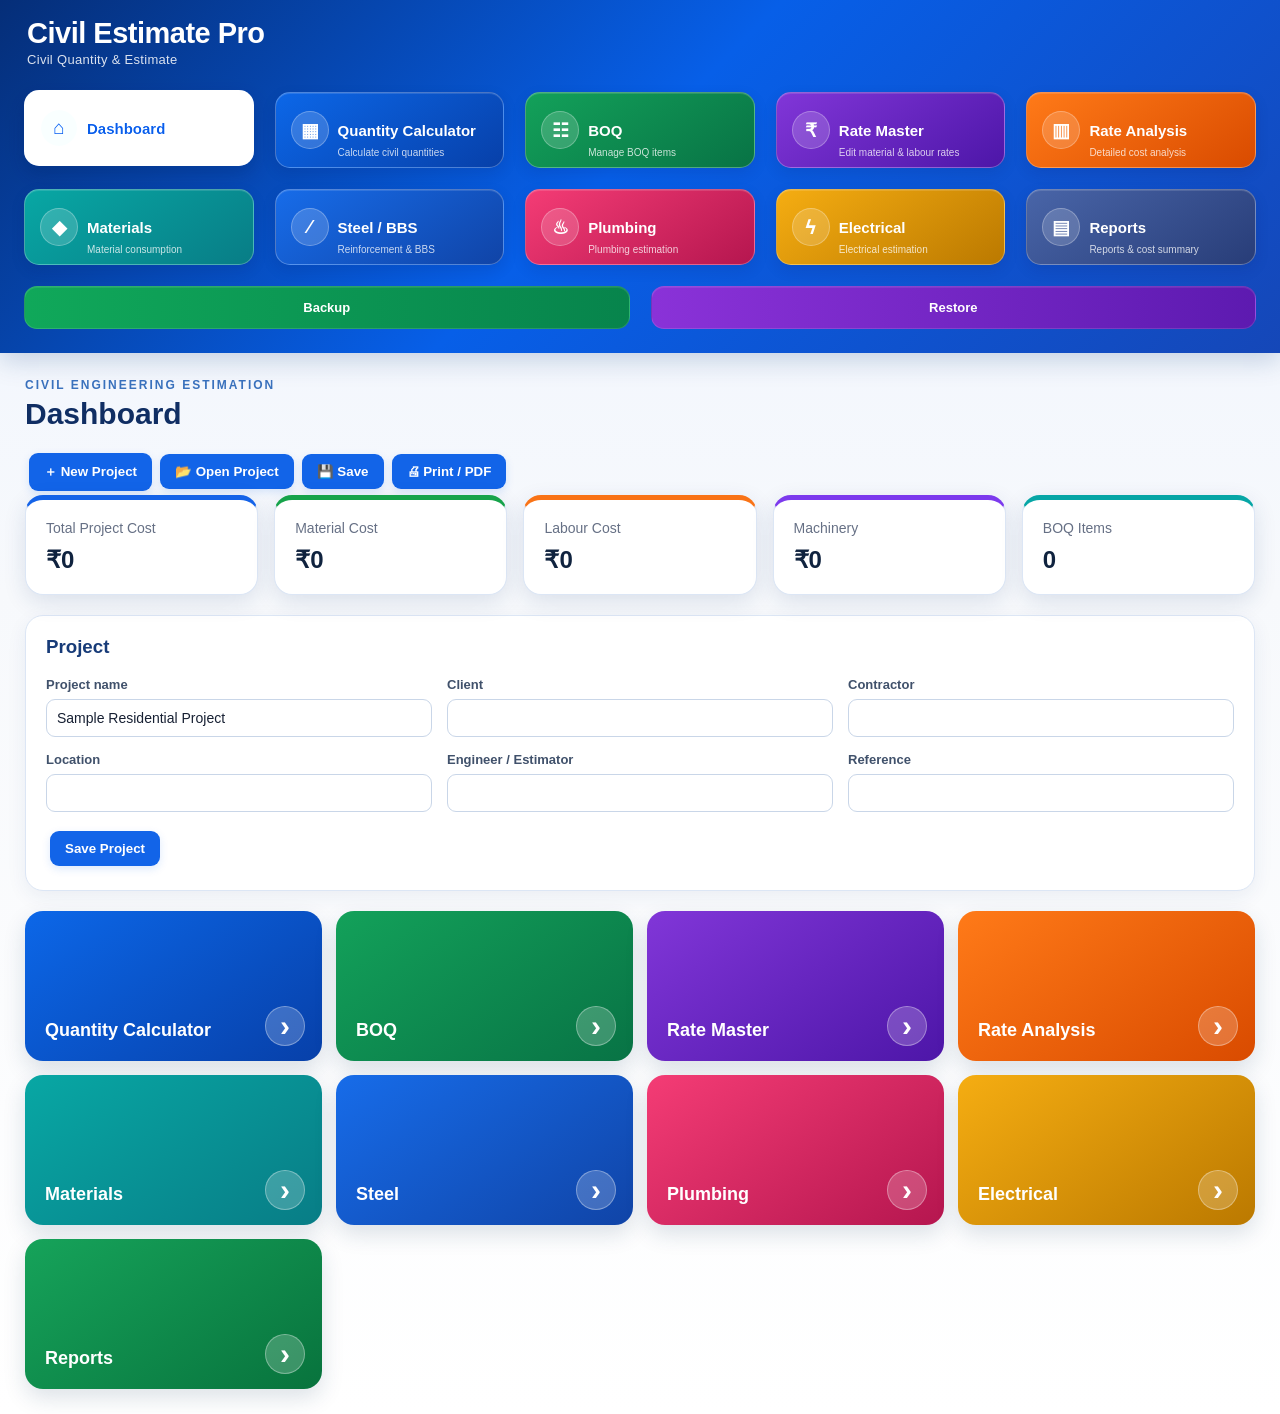
<file: index.html>
<!doctype html>
<html lang="en-IN">
<head>
<meta charset="utf-8">
<meta name="viewport" content="width=device-width,initial-scale=1,viewport-fit=cover">
<meta name="theme-color" content="#155eef">
<meta name="description" content="Civil Quantity & Estimate Pro">
<link rel="manifest" href="./manifest.webmanifest">
<link rel="icon" href="./icon.svg" type="image/svg+xml">
<link rel="stylesheet" href="./styles.css">
<title>Civil Quantity & Estimate Pro</title>
</head>
<body>
<div id="app"><div style="padding:30px;font-family:Arial">Loading Civil Quantity & Estimate Pro…</div></div>
<script src="./app.js"></script>
<script src="./project-actions.js"></script>
<script>
if ('serviceWorker' in navigator) window.addEventListener('load',()=>navigator.serviceWorker.register('./sw.js').catch(()=>{}));
</script>
</body>
</html>
</file>
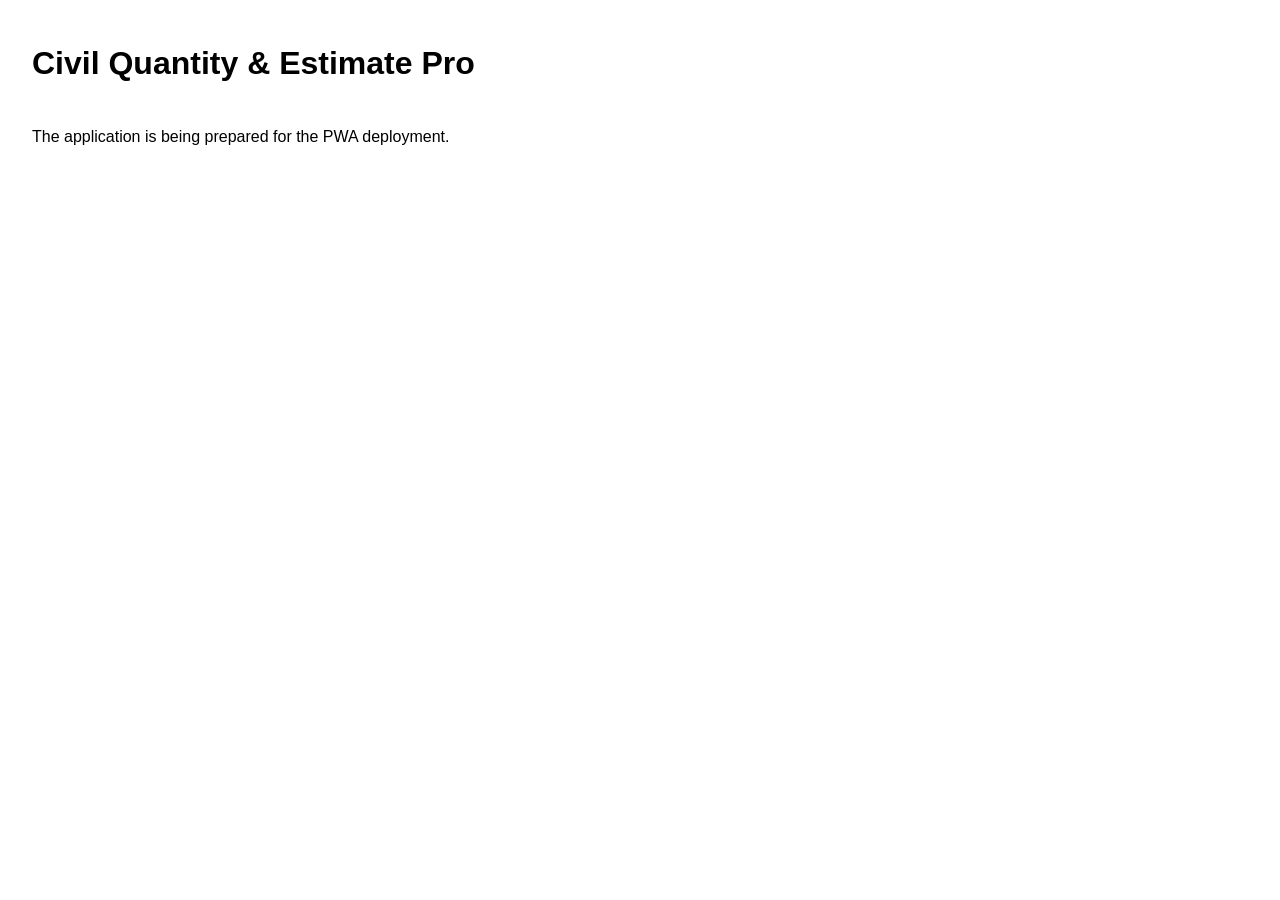
<file: app.html>
<!DOCTYPE html>
<html lang="en"><head><meta charset="UTF-8">
<meta name="viewport" content="width=device-width,initial-scale=1,viewport-fit=cover">
<meta name="theme-color" content="#1f5fae">
<title>Civil Quantity & Estimate Pro</title>
</head><body>
<h1 style="font-family:Arial,sans-serif;padding:24px">Civil Quantity & Estimate Pro</h1>
<p style="font-family:Arial,sans-serif;padding:0 24px">The application is being prepared for the PWA deployment.</p>
</body></html>
</file>
<file: styles.css>
*{box-sizing:border-box}html{scroll-behavior:smooth}body{margin:0;font-family:Inter,Roboto,Arial,sans-serif;background:linear-gradient(180deg,#eef4ff 0,#f7f9fc 42%,#fff 100%);color:#10233f}.app{display:block;min-height:100vh}.side{position:relative;left:auto;top:auto;bottom:auto;width:100%;min-height:0;padding:16px 20px 20px;background:linear-gradient(135deg,#052e78 0%,#075fe8 48%,#1547b8 100%);color:#fff;display:grid;grid-template-columns:repeat(5,minmax(110px,1fr));gap:13px;box-shadow:0 7px 25px #0b3b7a35;z-index:5}.side h1{grid-column:1/-1;font-size:29px;line-height:1.05;margin:0;padding:2px 7px 8px;font-weight:800;letter-spacing:-.5px}.side h1:after{content:'Civil Quantity & Estimate';display:block;font-size:13px;font-weight:400;opacity:.85;letter-spacing:.3px;margin-top:5px}.nav{border:1px solid #ffffff45;background:#ffffff0d;color:#fff;text-align:left;padding:17px 16px 17px 62px;border-radius:15px;cursor:pointer;font-size:15px;font-weight:800;transition:.2s;min-height:76px;position:relative;box-shadow:inset 0 1px #ffffff20,0 5px 14px #001b5520;overflow:hidden}.nav:before{position:absolute;left:15px;top:50%;transform:translateY(-50%);width:36px;height:36px;border-radius:50%;background:#ffffff2b;display:grid;place-items:center;font-size:19px;border:1px solid #ffffff45}.nav:after{position:absolute;left:62px;bottom:9px;font-size:10px;font-weight:500;opacity:.78;white-space:nowrap}.nav:nth-of-type(1){background:#fff;color:#0956d8}.nav:nth-of-type(1):before{content:'⌂';background:#e7f0ff}.nav:nth-of-type(2){background:linear-gradient(145deg,#0c67e8,#0740a9)}.nav:nth-of-type(2):before{content:'▦'}.nav:nth-of-type(2):after{content:'Calculate civil quantities'}.nav:nth-of-type(3){background:linear-gradient(145deg,#13a15a,#087345)}.nav:nth-of-type(3):before{content:'☷'}.nav:nth-of-type(3):after{content:'Manage BOQ items'}.nav:nth-of-type(4){background:linear-gradient(145deg,#8136d8,#4d16a8)}.nav:nth-of-type(4):before{content:'₹'}.nav:nth-of-type(4):after{content:'Edit material & labour rates'}.nav:nth-of-type(5){background:linear-gradient(145deg,#ff7a18,#d94b00)}.nav:nth-of-type(5):before{content:'▥'}.nav:nth-of-type(5):after{content:'Detailed cost analysis'}.nav:nth-of-type(6){background:linear-gradient(145deg,#08a7a4,#087d86)}.nav:nth-of-type(6):before{content:'◆'}.nav:nth-of-type(6):after{content:'Material consumption'}.nav:nth-of-type(7){background:linear-gradient(145deg,#176ce9,#1044a7)}.nav:nth-of-type(7):before{content:'∕'}.nav:nth-of-type(7):after{content:'Reinforcement & BBS'}.nav:nth-of-type(8){background:linear-gradient(145deg,#f43c75,#b5164f)}.nav:nth-of-type(8):before{content:'♨'}.nav:nth-of-type(8):after{content:'Plumbing estimation'}.nav:nth-of-type(9){background:linear-gradient(145deg,#f5ad12,#bb7900)}.nav:nth-of-type(9):before{content:'ϟ'}.nav:nth-of-type(9):after{content:'Electrical estimation'}.nav:nth-of-type(10){background:linear-gradient(145deg,#4965a8,#283d78)}.nav:nth-of-type(10):before{content:'▤'}.nav:nth-of-type(10):after{content:'Reports & cost summary'}.nav:hover,.nav.active{filter:brightness(1.08);transform:translateY(-2px);box-shadow:0 8px 18px #001b5540}.nav:nth-of-type(1).active{background:#fff}.sidebottom{grid-column:1/-1;display:flex;justify-content:stretch;gap:13px;margin:0}.sidebottom button{flex:1;border:1px solid #ffffff20;background:#ffffff15;color:#fff;text-align:center;padding:13px 16px;border-radius:13px;cursor:pointer;font-size:13px;font-weight:800;box-shadow:inset 0 1px #ffffff15}.sidebottom button:first-child{background:linear-gradient(90deg,#10a85a,#07844c)}.sidebottom button:last-child{background:linear-gradient(90deg,#8a32d8,#5d1ab0)}main{margin:0;width:100%}.page{padding:25px;max-width:1500px;margin:auto}.pagehead{display:flex;align-items:center;justify-content:space-between;margin-bottom:18px}h2{margin:0;font-size:30px;color:#102e63;font-weight:800}h3{margin-top:0;color:#173b78}.cards{display:grid;grid-template-columns:repeat(5,minmax(150px,1fr));gap:16px;margin-bottom:20px}.cards>div{background:#fff;border:1px solid #dce6f5;border-radius:18px;padding:20px;box-shadow:0 7px 22px #183b7020;position:relative;overflow:hidden}.cards>div:nth-child(1){border-top:5px solid #1463e8}.cards>div:nth-child(2){border-top:5px solid #16a34a}.cards>div:nth-child(3){border-top:5px solid #f97316}.cards>div:nth-child(4){border-top:5px solid #7c3aed}.cards>div:nth-child(5){border-top:5px solid #06a6a6}.cards small{display:block;color:#667085;margin-bottom:10px;font-size:14px}.cards b{font-size:24px;color:#10233f}.panel{background:#fff;border:1px solid #dce6f5;border-radius:18px;padding:20px;margin-bottom:18px;box-shadow:0 6px 20px #183b7012}.grid{display:grid;grid-template-columns:repeat(3,minmax(160px,1fr));gap:15px;margin-bottom:15px}label{display:block;font-size:13px;color:#40516b;font-weight:600}input,select{display:block;width:100%;margin-top:7px;border:1px solid #c9d6e8;border-radius:9px;padding:10px;background:#fff;color:#172033;font-size:14px;outline:none}input:focus,select:focus{border-color:#1769e8;box-shadow:0 0 0 3px #1769e81a}button{background:#1264e8;color:#fff;border:0;border-radius:9px;padding:10px 15px;margin:4px;cursor:pointer;font-weight:700;transition:.2s;box-shadow:0 3px 9px #1264e825}button:hover{background:#084dbd;transform:translateY(-1px)}.danger{background:#e53935}.danger:hover{background:#bd1d19}.quick{display:grid;grid-template-columns:repeat(4,minmax(170px,1fr));gap:14px;background:transparent;border:0;padding:0;margin-top:20px}.quick button{min-height:150px;margin:0;text-align:left;padding:20px;border-radius:18px;font-size:18px;display:flex;flex-direction:column;justify-content:flex-end;position:relative;overflow:hidden;box-shadow:0 9px 22px #15355c25}.quick button:before{content:'›';position:absolute;right:17px;bottom:15px;width:38px;height:38px;border-radius:50%;background:#ffffff35;border:1px solid #ffffff55;display:grid;place-items:center;font-size:30px;line-height:1}.quick button:nth-child(1){background:linear-gradient(145deg,#0c67e8,#0740a9)}.quick button:nth-child(2){background:linear-gradient(145deg,#13a15a,#087345)}.quick button:nth-child(3){background:linear-gradient(145deg,#8136d8,#4d16a8)}.quick button:nth-child(4){background:linear-gradient(145deg,#ff7a18,#d94b00)}.quick button:nth-child(5){background:linear-gradient(145deg,#08a7a4,#087d86)}.quick button:nth-child(6){background:linear-gradient(145deg,#176ce9,#1044a7)}.quick button:nth-child(7){background:linear-gradient(145deg,#f43c75,#b5164f)}.quick button:nth-child(8){background:linear-gradient(145deg,#f5ad12,#bb7900)}.quick button:nth-child(9){background:linear-gradient(145deg,#16a35a,#08733d)}.toolbar{margin-bottom:12px}.tablewrap{overflow:auto;background:#fff;border:1px solid #dce6f5;border-radius:12px;box-shadow:0 5px 18px #183b7010}table{width:100%;border-collapse:collapse;min-width:850px}th,td{padding:10px;border-bottom:1px solid #e8edf3;text-align:left;font-size:13px}th{background:#f1f6ff;color:#173b78;position:sticky;top:0;font-weight:800}td input{min-width:75px;margin:0}.total{background:#fff;border:1px solid #dce6f5;border-radius:12px;padding:16px;text-align:right;font-weight:800;margin-top:12px;color:#0b4dbd}.result{background:linear-gradient(90deg,#edf5ff,#f6f9ff);border-left:5px solid #1264e8;padding:15px;margin-top:14px;line-height:1.8;border-radius:10px}.page:before{content:'CIVIL ENGINEERING ESTIMATION';display:block;color:#3971bd;font-size:12px;font-weight:800;letter-spacing:2px;margin-bottom:5px}@media(max-width:800px){.side{grid-template-columns:repeat(3,1fr);padding:13px}.side h1{font-size:26px}.nav{font-size:13px}.page{padding:16px}.cards{grid-template-columns:repeat(2,1fr)}.quick{grid-template-columns:repeat(2,1fr)}.grid{grid-template-columns:1fr 1fr}}@media(max-width:520px){.side{grid-template-columns:repeat(2,1fr);gap:10px;padding:13px 12px 16px}.side h1{grid-column:1/-1;font-size:24px}.side h1:after{font-size:11px}.nav{font-size:13px;padding:15px 8px 15px 51px;min-height:70px}.nav:before{left:10px;width:33px;height:33px}.nav:after{left:51px;bottom:7px;font-size:9px}.sidebottom{gap:10px}.page{padding:13px}.page:before{font-size:10px}.pagehead h2{font-size:25px}.cards{grid-template-columns:1fr 1fr;gap:10px}.cards>div{padding:15px;border-radius:15px}.cards b{font-size:20px}.quick{grid-template-columns:1fr 1fr;gap:10px}.quick button{min-height:135px;font-size:16px;padding:15px}.grid{grid-template-columns:1fr}.panel{padding:15px;border-radius:15px}}@media print{.side,button{display:none!important}main{margin:0;width:100%}.page{padding:0}.page:before{display:none}}
</file>
